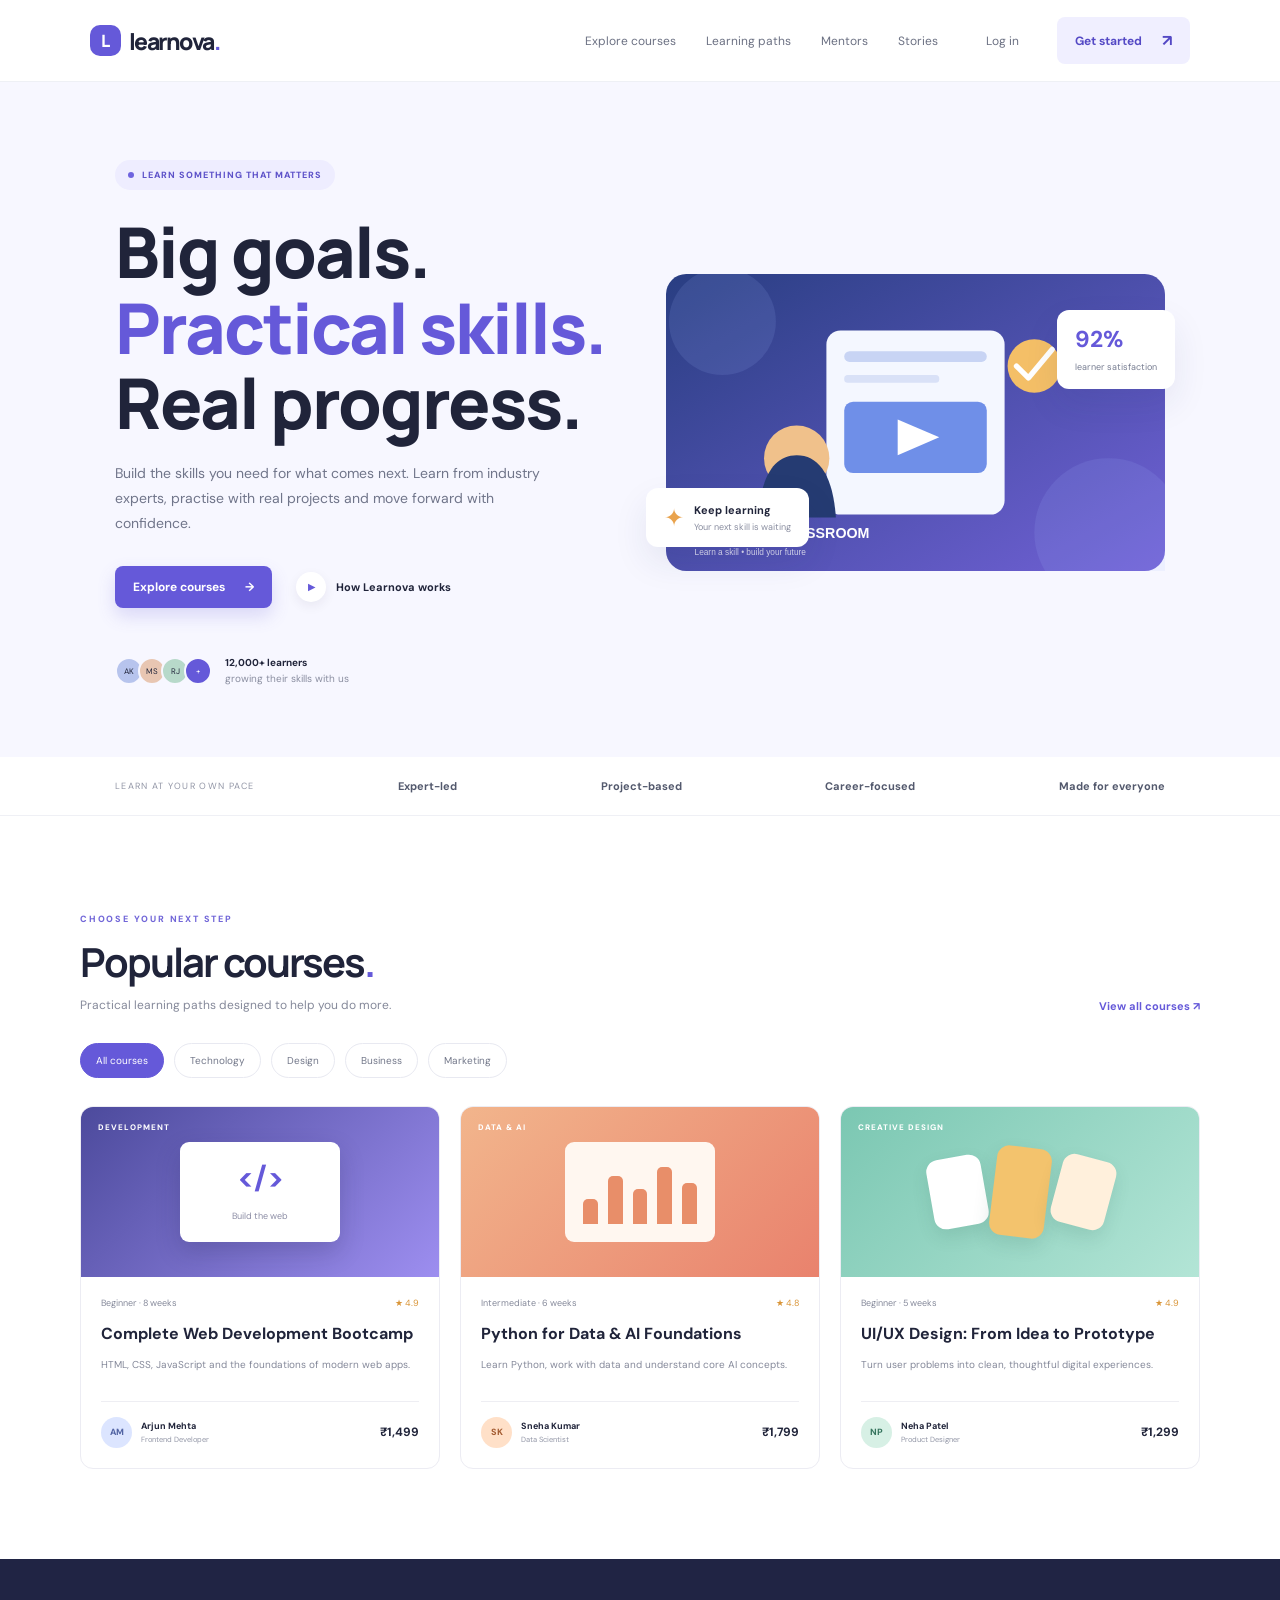
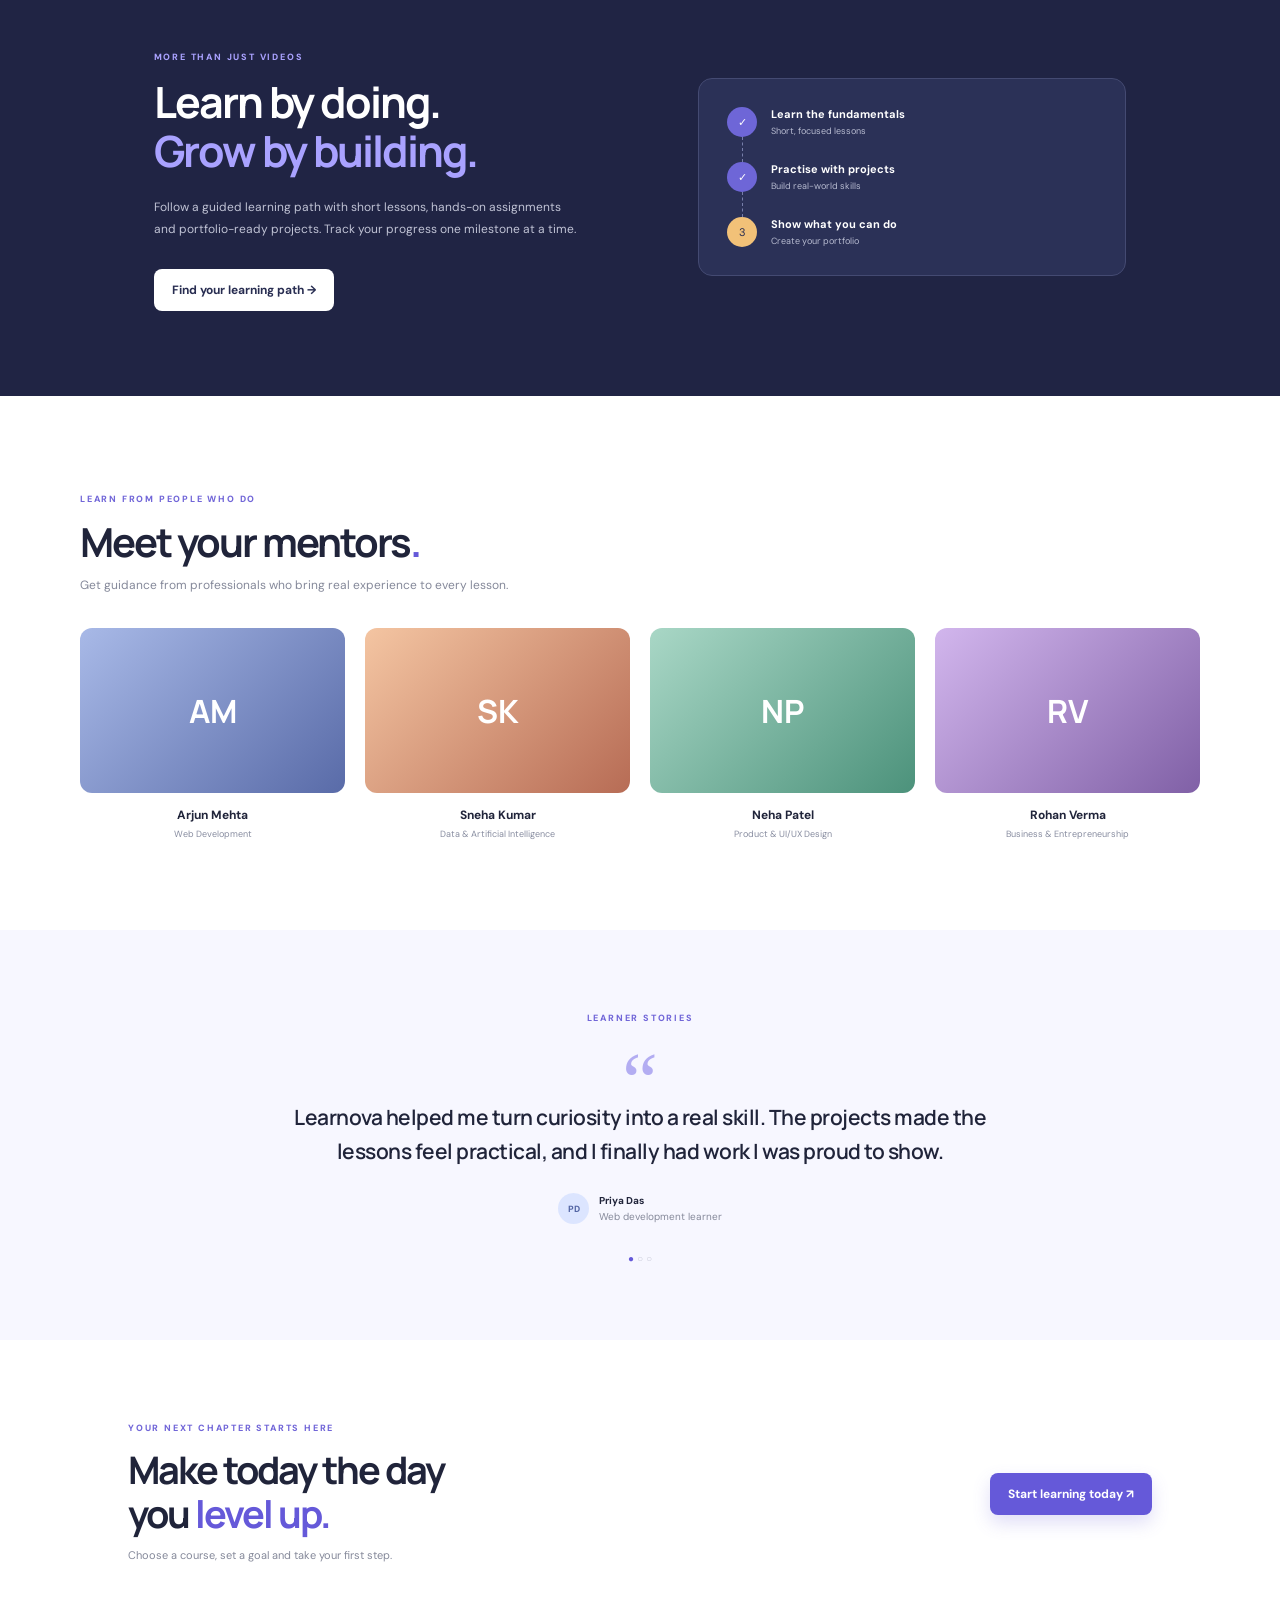
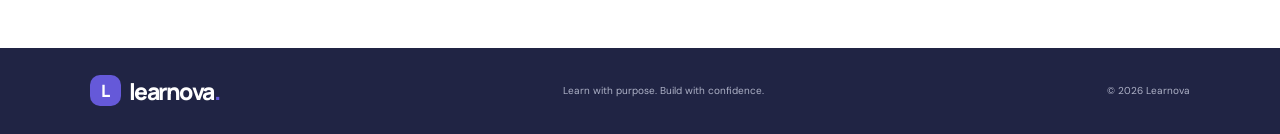
<file: learnova-online-courses/index.html>
<!DOCTYPE html>
<html lang="en">
<head>
<meta charset="UTF-8"><meta name="viewport" content="width=device-width, initial-scale=1.0">
<meta name="description" content="Learnova helps you build practical skills with expert-led online courses.">
<title>Learnova | Learn Skills That Move You Forward</title>
<link rel="preconnect" href="https://fonts.googleapis.com"><link rel="preconnect" href="https://fonts.gstatic.com" crossorigin>
<link href="https://fonts.googleapis.com/css2?family=DM+Sans:wght@400;500;600;700;800&family=Manrope:wght@400;500;600;700;800&display=swap" rel="stylesheet">
<link rel="stylesheet" href="style.css">
</head>
<body>
<header class="header"><a class="logo" href="#home"><span class="logo-icon">L</span>learnova<span class="logo-dot">.</span></a><nav><a href="#courses">Explore courses</a><a href="#paths">Learning paths</a><a href="#mentors">Mentors</a><a href="#stories">Stories</a></nav><a class="login" href="#join">Log in</a><a class="nav-cta" href="#courses">Get started <span>↗</span></a></header>
<main>
<section class="hero" id="home"><div class="hero-copy"><div class="pill"><span></span> LEARN SOMETHING THAT MATTERS</div><h1>Big goals.<br><em>Practical skills.</em><br>Real progress.</h1><p>Build the skills you need for what comes next. Learn from industry experts, practise with real projects and move forward with confidence.</p><div class="hero-buttons"><a class="btn primary" href="#courses">Explore courses <span>→</span></a><a class="play-link" href="#paths"><span class="play">▶</span> How Learnova works</a></div><div class="social-proof"><div class="avatars"><i>AK</i><i>MS</i><i>RJ</i><i>+</i></div><div><b>12,000+ learners</b><small>growing their skills with us</small></div></div></div><div class="hero-art"><img src="images/learning-hero.svg" alt="Illustration of a learner studying an online course"><div class="stat-card"><b>92%</b><span>learner satisfaction</span></div><div class="floating-card"><span>✦</span><div><b>Keep learning</b><small>Your next skill is waiting</small></div></div></div></section>
<section class="trust"><span>LEARN AT YOUR OWN PACE</span><b>Expert-led</b><b>Project-based</b><b>Career-focused</b><b>Made for everyone</b></section>
<section class="courses section" id="courses"><div class="section-top"><div><span class="kicker">CHOOSE YOUR NEXT STEP</span><h2>Popular courses<span>.</span></h2><p>Practical learning paths designed to help you do more.</p></div><a class="subtle-link" href="#join">View all courses ↗</a></div><div class="category-row"><a class="active" href="#courses">All courses</a><a href="#courses">Technology</a><a href="#courses">Design</a><a href="#courses">Business</a><a href="#courses">Marketing</a></div><div class="course-grid">
<article class="course-card"><div class="course-image purple"><span>DEVELOPMENT</span><div class="mini-window"><b>&lt;/&gt;</b><small>Build the web</small></div></div><div class="course-content"><div class="meta"><span>Beginner · 8 weeks</span><span class="rating">★ 4.9</span></div><h3>Complete Web Development Bootcamp</h3><p>HTML, CSS, JavaScript and the foundations of modern web apps.</p><div class="teacher"><span class="teacher-avatar">AM</span><span>Arjun Mehta<small>Frontend Developer</small></span><b>₹1,499</b></div></div></article>
<article class="course-card"><div class="course-image peach"><span>DATA & AI</span><div class="chart-art"><i></i><i></i><i></i><i></i><i></i></div></div><div class="course-content"><div class="meta"><span>Intermediate · 6 weeks</span><span class="rating">★ 4.8</span></div><h3>Python for Data & AI Foundations</h3><p>Learn Python, work with data and understand core AI concepts.</p><div class="teacher"><span class="teacher-avatar orange">SK</span><span>Sneha Kumar<small>Data Scientist</small></span><b>₹1,799</b></div></div></article>
<article class="course-card"><div class="course-image mint"><span>CREATIVE DESIGN</span><div class="design-art"><div></div><div></div><div></div></div></div><div class="course-content"><div class="meta"><span>Beginner · 5 weeks</span><span class="rating">★ 4.9</span></div><h3>UI/UX Design: From Idea to Prototype</h3><p>Turn user problems into clean, thoughtful digital experiences.</p><div class="teacher"><span class="teacher-avatar green">NP</span><span>Neha Patel<small>Product Designer</small></span><b>₹1,299</b></div></div></article>
</div></section>
<section class="path-section" id="paths"><div class="path-copy"><span class="kicker">MORE THAN JUST VIDEOS</span><h2>Learn by doing.<br><em>Grow by building.</em></h2><p>Follow a guided learning path with short lessons, hands-on assignments and portfolio-ready projects. Track your progress one milestone at a time.</p><a class="btn dark-btn" href="#courses">Find your learning path →</a></div><div class="path-visual"><div class="path-step done"><span>✓</span><div><b>Learn the fundamentals</b><small>Short, focused lessons</small></div></div><div class="path-line"></div><div class="path-step done"><span>✓</span><div><b>Practise with projects</b><small>Build real-world skills</small></div></div><div class="path-line"></div><div class="path-step current"><span>3</span><div><b>Show what you can do</b><small>Create your portfolio</small></div></div></div></section>
<section class="mentors section" id="mentors"><div class="section-top"><div><span class="kicker">LEARN FROM PEOPLE WHO DO</span><h2>Meet your mentors<span>.</span></h2><p>Get guidance from professionals who bring real experience to every lesson.</p></div></div><div class="mentor-grid"><article><div class="mentor-photo photo-one">AM</div><b>Arjun Mehta</b><span>Web Development</span></article><article><div class="mentor-photo photo-two">SK</div><b>Sneha Kumar</b><span>Data & Artificial Intelligence</span></article><article><div class="mentor-photo photo-three">NP</div><b>Neha Patel</b><span>Product & UI/UX Design</span></article><article><div class="mentor-photo photo-four">RV</div><b>Rohan Verma</b><span>Business & Entrepreneurship</span></article></div></section>
<section class="testimonial" id="stories"><span class="kicker">LEARNER STORIES</span><div class="quote-mark">“</div><blockquote>Learnova helped me turn curiosity into a real skill. The projects made the lessons feel practical, and I finally had work I was proud to show.</blockquote><div class="quote-person"><span class="teacher-avatar">PD</span><div><b>Priya Das</b><small>Web development learner</small></div></div><div class="quote-dots">● <span>○ ○</span></div></section>
<section class="join-section" id="join"><div><span class="kicker">YOUR NEXT CHAPTER STARTS HERE</span><h2>Make today the day<br>you <em>level up.</em></h2><p>Choose a course, set a goal and take your first step.</p></div><a class="btn primary" href="mailto:hello@learnova.example?subject=Course%20Enquiry">Start learning today ↗</a></section>
</main><footer class="footer"><a class="logo" href="#home"><span class="logo-icon">L</span>learnova<span class="logo-dot">.</span></a><span>Learn with purpose. Build with confidence.</span><span>© 2026 Learnova</span></footer>
</body></html>
</file>
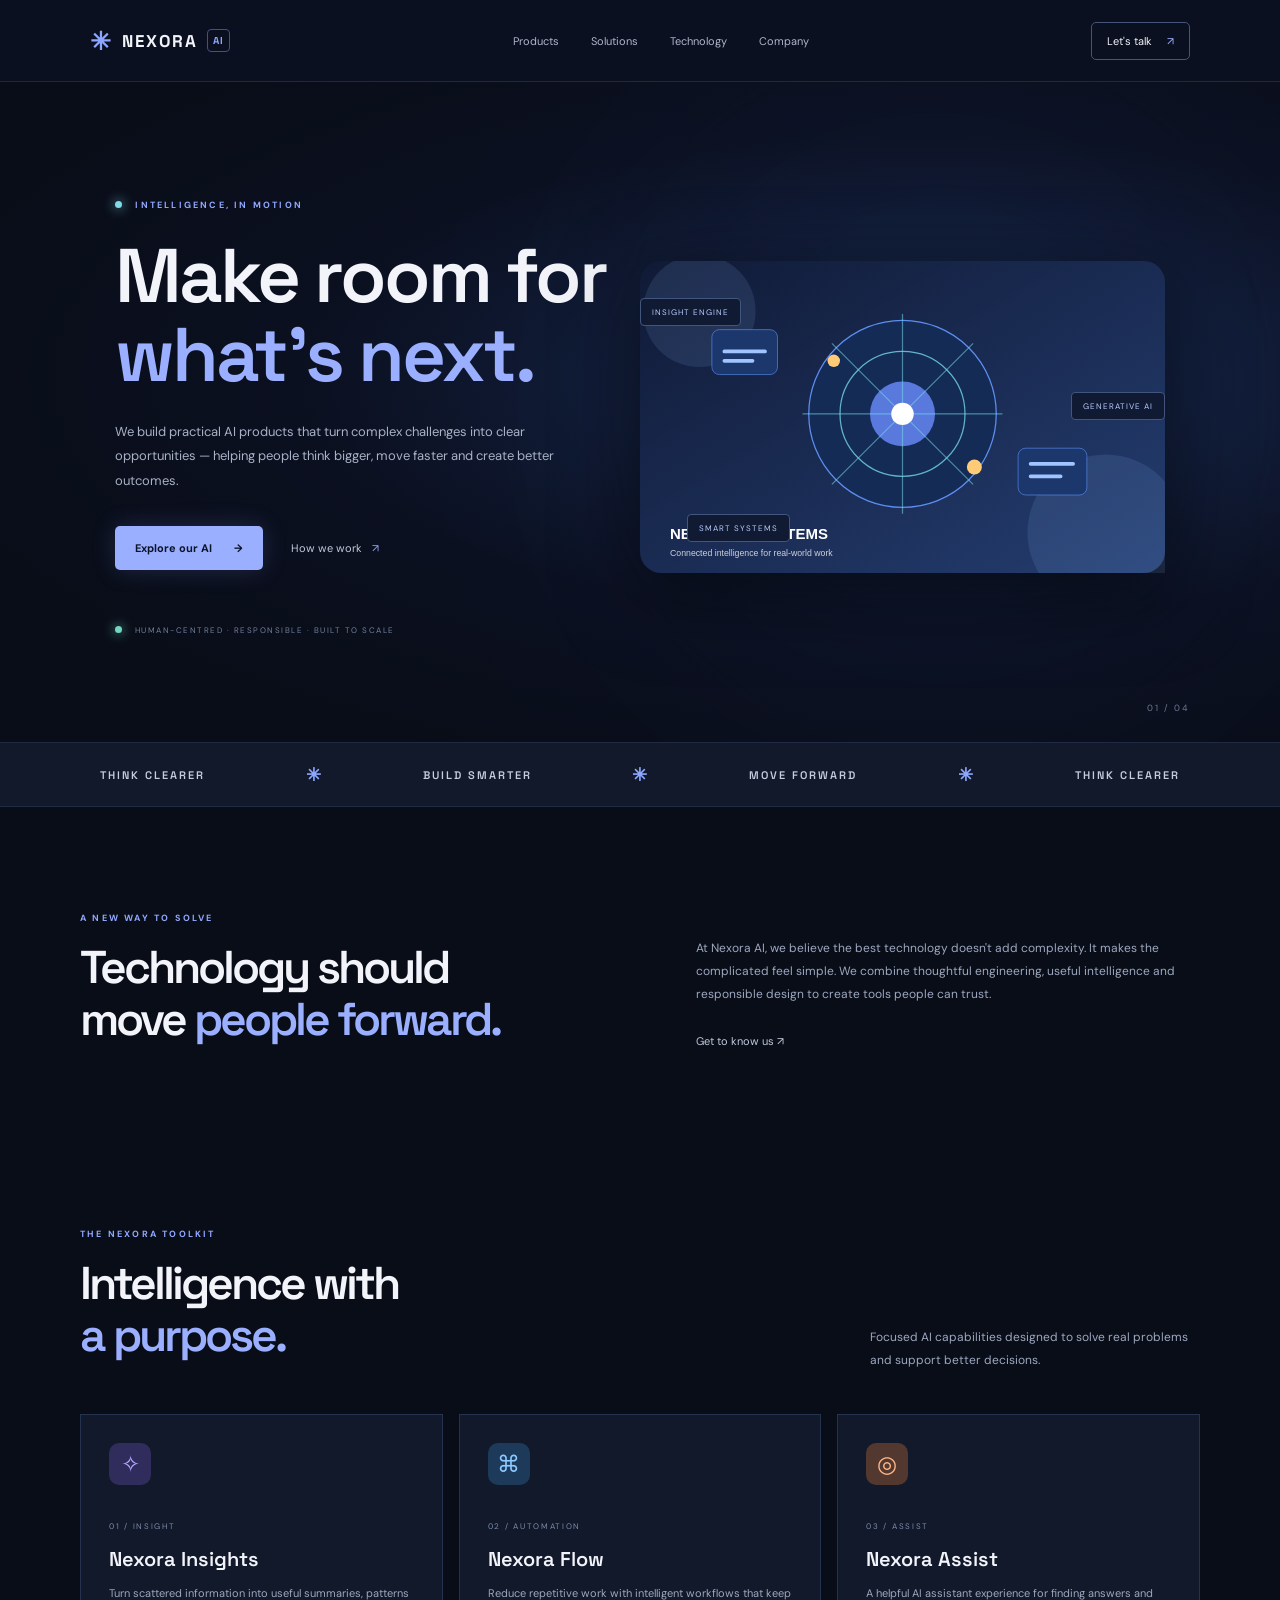
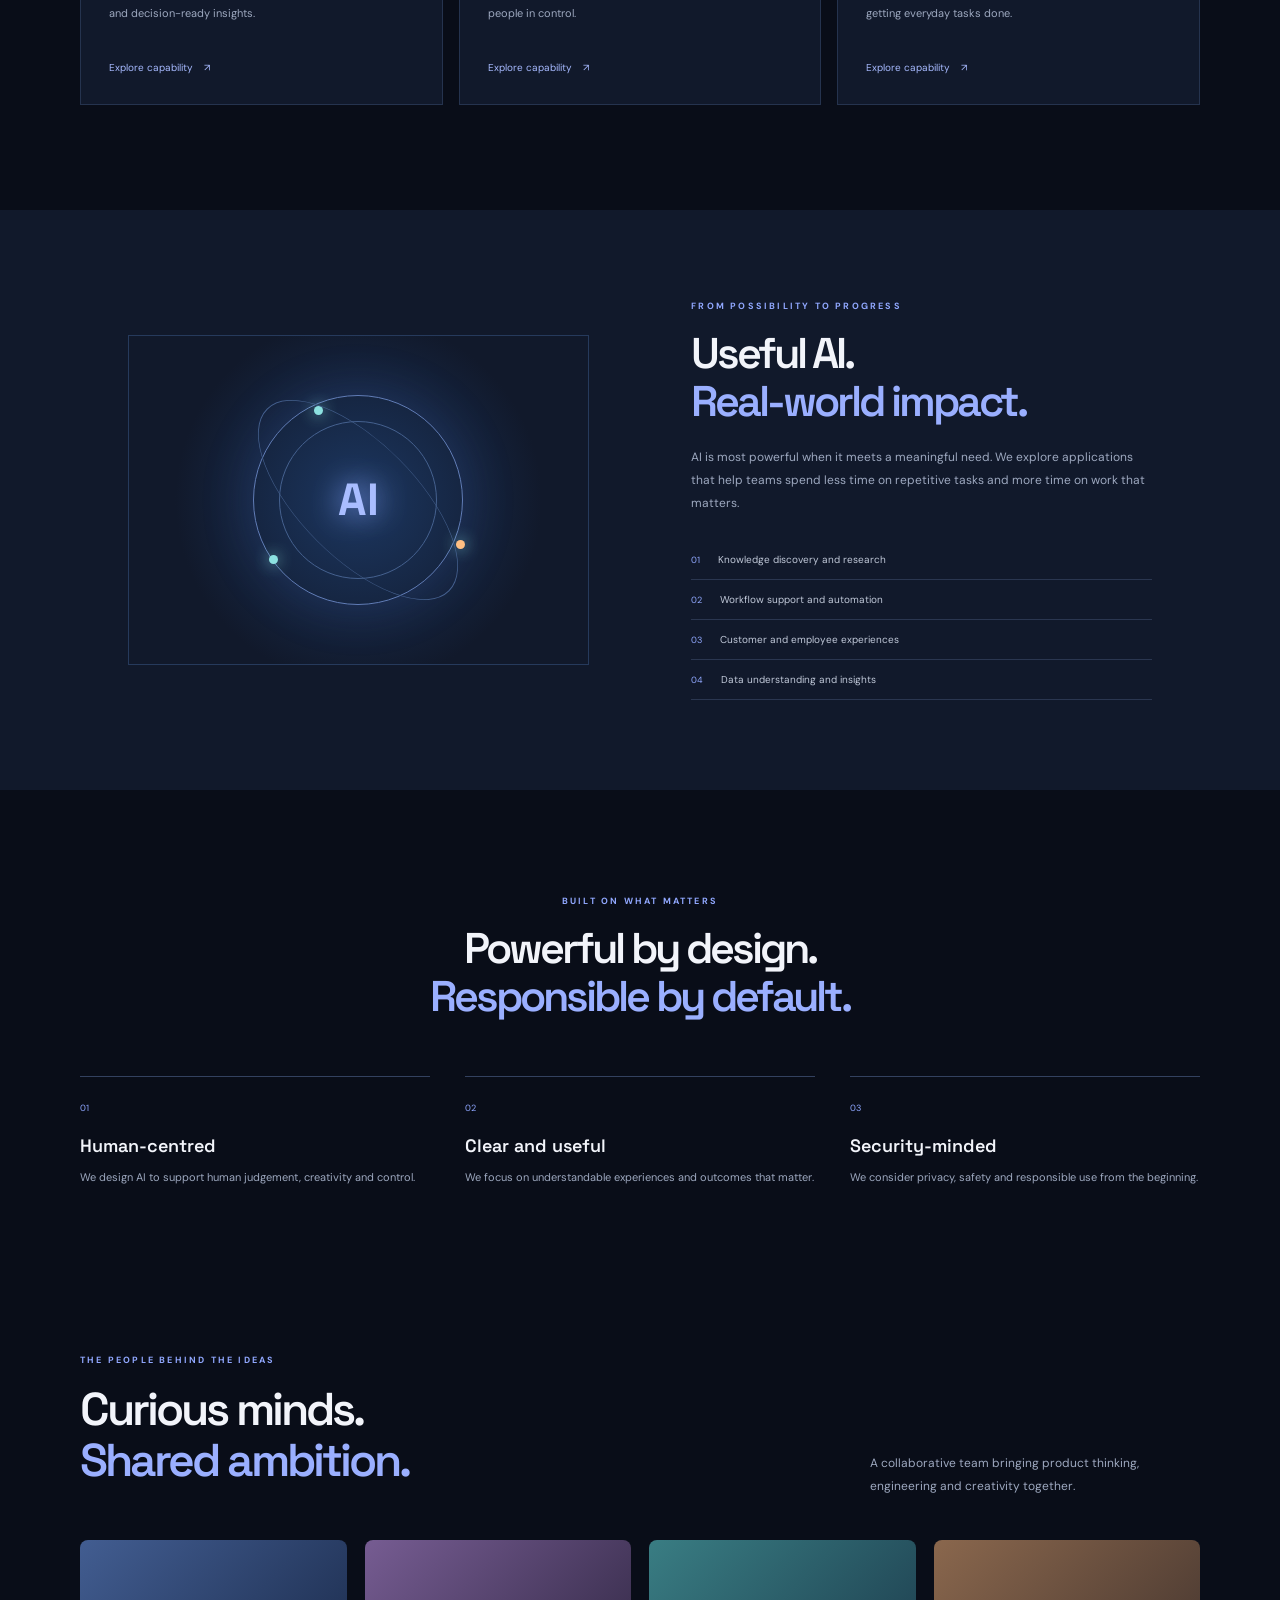
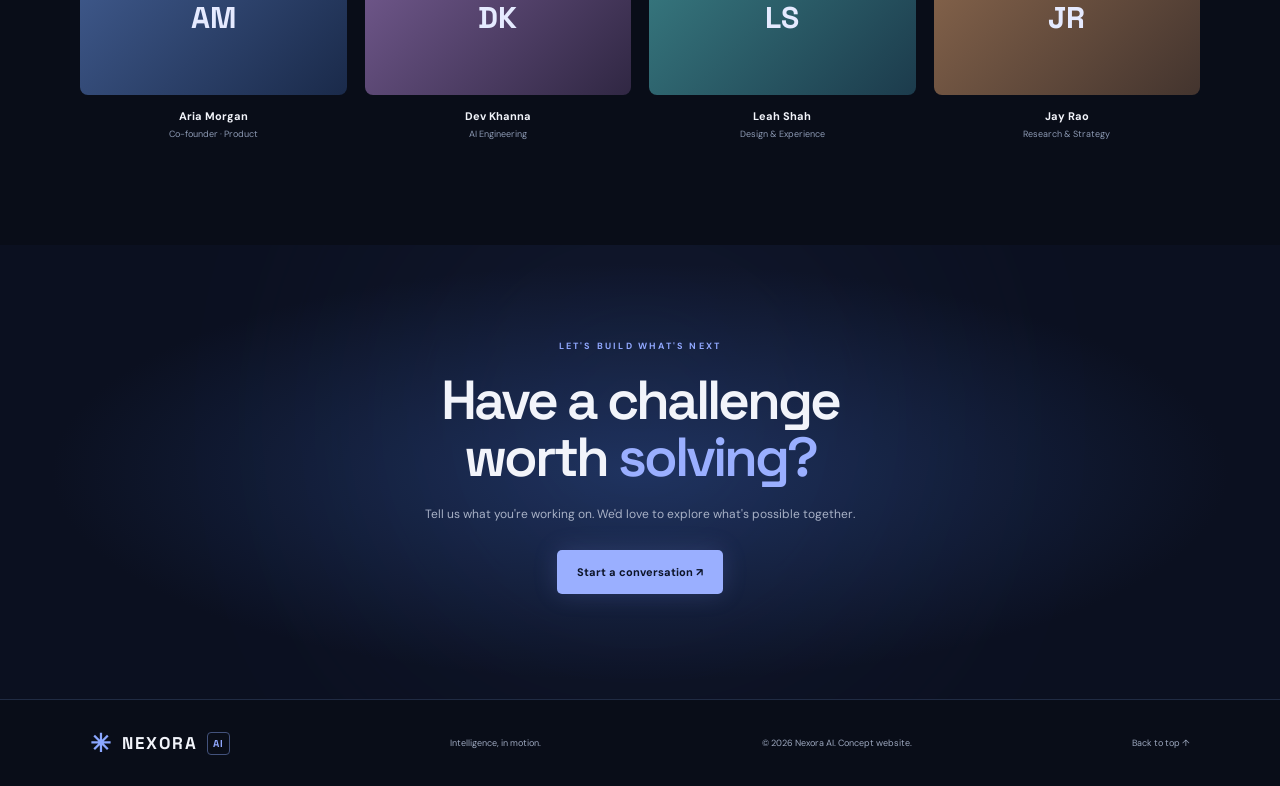
<file: nexora-ai-technology/index.html>
<!DOCTYPE html>
<html lang="en">
<head>
<meta charset="UTF-8"><meta name="viewport" content="width=device-width, initial-scale=1.0">
<meta name="description" content="Nexora AI builds intelligent tools that help people and businesses work smarter.">
<title>Nexora AI | Intelligence, in motion</title>
<link rel="preconnect" href="https://fonts.googleapis.com"><link rel="preconnect" href="https://fonts.gstatic.com" crossorigin>
<link href="https://fonts.googleapis.com/css2?family=DM+Sans:wght@400;500;600;700&family=Space+Grotesk:wght@400;500;600;700&display=swap" rel="stylesheet">
<link rel="stylesheet" href="style.css">
</head>
<body>
<header class="header"><a class="brand" href="#home"><span class="brand-symbol">✳</span>NEXORA<span class="brand-ai">AI</span></a><nav><a href="#products">Products</a><a href="#solutions">Solutions</a><a href="#technology">Technology</a><a href="#team">Company</a></nav><a class="header-btn" href="#contact">Let's talk <span>↗</span></a></header>
<main>
<section class="hero" id="home"><div class="hero-glow"></div><div class="hero-content"><div class="eyebrow"><span></span> INTELLIGENCE, IN MOTION</div><h1>Make room for<br><em>what's next.</em></h1><p>We build practical AI products that turn complex challenges into clear opportunities — helping people think bigger, move faster and create better outcomes.</p><div class="hero-actions"><a class="btn btn-bright" href="#products">Explore our AI <span>→</span></a><a class="simple-link" href="#technology">How we work <span>↗</span></a></div><div class="hero-caption"><span class="pulse"></span> HUMAN-CENTRED · RESPONSIBLE · BUILT TO SCALE</div></div><div class="hero-visual"><img src="images/ai-orbit.svg" alt="Abstract illustration representing connected artificial intelligence"><div class="orbit-label label-one">INSIGHT ENGINE</div><div class="orbit-label label-two">GENERATIVE AI</div><div class="orbit-label label-three">SMART SYSTEMS</div></div><div class="hero-index">01 / 04</div></section>
<section class="ticker"><span>THINK CLEARER</span><i>✳</i><span>BUILD SMARTER</span><i>✳</i><span>MOVE FORWARD</span><i>✳</i><span>THINK CLEARER</span></section>
<section class="intro section" id="technology"><div><div class="eyebrow">A NEW WAY TO SOLVE</div><h2>Technology should<br>move <em>people forward.</em></h2></div><div class="intro-copy"><p>At Nexora AI, we believe the best technology doesn't add complexity. It makes the complicated feel simple. We combine thoughtful engineering, useful intelligence and responsible design to create tools people can trust.</p><a class="simple-link" href="#team">Get to know us ↗</a></div></section>
<section class="products section" id="products"><div class="section-head"><div><div class="eyebrow">THE NEXORA TOOLKIT</div><h2>Intelligence with<br><em>a purpose.</em></h2></div><p>Focused AI capabilities designed to solve real problems and support better decisions.</p></div><div class="product-grid">
<article class="product-card"><div class="product-icon violet">✧</div><span class="product-number">01 / INSIGHT</span><h3>Nexora Insights</h3><p>Turn scattered information into useful summaries, patterns and decision-ready insights.</p><a href="#contact">Explore capability <span>↗</span></a></article>
<article class="product-card"><div class="product-icon blue">⌘</div><span class="product-number">02 / AUTOMATION</span><h3>Nexora Flow</h3><p>Reduce repetitive work with intelligent workflows that keep people in control.</p><a href="#contact">Explore capability <span>↗</span></a></article>
<article class="product-card"><div class="product-icon orange">◎</div><span class="product-number">03 / ASSIST</span><h3>Nexora Assist</h3><p>A helpful AI assistant experience for finding answers and getting everyday tasks done.</p><a href="#contact">Explore capability <span>↗</span></a></article>
</div></section>
<section class="solutions" id="solutions"><div class="solution-image"><div class="solution-orbit"><span>AI</span><i></i><i></i><i></i></div></div><div class="solution-copy"><div class="eyebrow">FROM POSSIBILITY TO PROGRESS</div><h2>Useful AI.<br><em>Real-world impact.</em></h2><p>AI is most powerful when it meets a meaningful need. We explore applications that help teams spend less time on repetitive tasks and more time on work that matters.</p><ul><li><span>01</span> Knowledge discovery and research</li><li><span>02</span> Workflow support and automation</li><li><span>03</span> Customer and employee experiences</li><li><span>04</span> Data understanding and insights</li></ul></div></section>
<section class="principles section"><div class="eyebrow">BUILT ON WHAT MATTERS</div><h2>Powerful by design.<br><em>Responsible by default.</em></h2><div class="principle-grid"><article><span>01</span><h3>Human-centred</h3><p>We design AI to support human judgement, creativity and control.</p></article><article><span>02</span><h3>Clear and useful</h3><p>We focus on understandable experiences and outcomes that matter.</p></article><article><span>03</span><h3>Security-minded</h3><p>We consider privacy, safety and responsible use from the beginning.</p></article></div></section>
<section class="team section" id="team"><div class="section-head"><div><div class="eyebrow">THE PEOPLE BEHIND THE IDEAS</div><h2>Curious minds.<br><em>Shared ambition.</em></h2></div><p>A collaborative team bringing product thinking, engineering and creativity together.</p></div><div class="team-grid"><article><div class="team-avatar a1">AM</div><b>Aria Morgan</b><span>Co-founder · Product</span></article><article><div class="team-avatar a2">DK</div><b>Dev Khanna</b><span>AI Engineering</span></article><article><div class="team-avatar a3">LS</div><b>Leah Shah</b><span>Design & Experience</span></article><article><div class="team-avatar a4">JR</div><b>Jay Rao</b><span>Research & Strategy</span></article></div></section>
<section class="contact" id="contact"><div class="contact-glow"></div><div class="eyebrow">LET'S BUILD WHAT'S NEXT</div><h2>Have a challenge<br>worth <em>solving?</em></h2><p>Tell us what you're working on. We'd love to explore what's possible together.</p><a class="btn btn-bright" href="mailto:hello@nexora.example?subject=Let's%20talk%20AI">Start a conversation ↗</a></section>
</main><footer class="footer"><a class="brand" href="#home"><span class="brand-symbol">✳</span>NEXORA<span class="brand-ai">AI</span></a><span>Intelligence, in motion.</span><span>© 2026 Nexora AI. Concept website.</span><a href="#home">Back to top ↑</a></footer>
</body></html>
</file>
<file: learnova-online-courses/style.css>
*{box-sizing:border-box}html{scroll-behavior:smooth}body{margin:0;font-family:'DM Sans',sans-serif;color:#20243a;background:#fff}a{text-decoration:none;color:inherit}.header{height:82px;padding:0 7%;display:flex;align-items:center;gap:38px;border-bottom:1px solid #eef0f5}.logo{font:800 23px 'Manrope',sans-serif;letter-spacing:-1.5px;display:flex;align-items:center;gap:8px}.logo-icon{display:grid;place-items:center;width:31px;height:31px;background:#6559d9;color:white;border-radius:10px;font-size:17px}.logo-dot{color:#6559d9;margin-left:-8px}.header nav{display:flex;gap:30px;margin-left:auto}.header nav a,.login{font-size:12px;color:#6c7183}.header nav a:hover{color:#6559d9}.login{margin-left:10px}.nav-cta,.btn{display:inline-flex;align-items:center;gap:20px;padding:13px 18px;border-radius:8px;font-size:12px;font-weight:700}.nav-cta{background:#f0efff;color:#5449c5}.nav-cta span{font-size:16px}.hero{background:#f7f7ff;padding:78px 9% 72px;display:grid;grid-template-columns:1fr 1fr;align-items:center;gap:5%;overflow:hidden}.hero-copy{max-width:520px}.pill{display:inline-flex;align-items:center;gap:8px;background:#eeedff;color:#5d52c9;border-radius:30px;padding:9px 13px;font-size:9px;font-weight:800;letter-spacing:1px}.pill span{width:6px;height:6px;border-radius:50%;background:#6e63df}h1,h2{font-family:'Manrope',sans-serif;letter-spacing:-2px}h1{font-size:clamp(47px,6vw,70px);line-height:1.08;margin:24px 0 20px;font-weight:800}h1 em,h2 em{color:#6559d9;font-style:normal}.hero-copy>p:not(.pill){font-size:14px;line-height:1.8;color:#70758a;max-width:440px}.hero-buttons{display:flex;align-items:center;gap:24px;margin-top:30px}.btn.primary{background:#6559d9;color:white;box-shadow:0 8px 18px #6559d933}.btn.primary:hover,.nav-cta:hover{background:#5145c2;color:#fff}.play-link{font-size:11px;font-weight:700;display:flex;align-items:center;gap:10px}.play{width:30px;height:30px;border-radius:50%;background:white;color:#6559d9;display:grid;place-items:center;font-size:9px;box-shadow:0 4px 12px #25214c12}.social-proof{display:flex;align-items:center;gap:13px;margin-top:48px}.avatars{display:flex}.avatars i{font-style:normal;width:28px;height:28px;border-radius:50%;display:grid;place-items:center;background:#e4b99e;border:2px solid #f7f7ff;font-size:8px;margin-left:-5px}.avatars i:first-child{margin-left:0;background:#b7c4ed}.avatars i:nth-child(2){background:#e8c6b2}.avatars i:nth-child(3){background:#b7d9ca}.avatars i:last-child{background:#6559d9;color:white}.social-proof b,.social-proof small{display:block;font-size:10px}.social-proof small{color:#8a8ea0;margin-top:3px}.hero-art{position:relative}.hero-art>img{width:100%;display:block}.stat-card,.floating-card{position:absolute;background:white;border-radius:12px;box-shadow:0 15px 35px #27316b16;padding:14px 18px}.stat-card{top:12%;right:-2%}.stat-card b{display:block;font-size:23px;color:#6559d9}.stat-card span{font-size:9px;color:#777d91}.floating-card{bottom:8%;left:-4%;display:flex;gap:10px;align-items:center}.floating-card>span{font-size:24px;color:#e9a34d}.floating-card b,.floating-card small{display:block}.floating-card b{font-size:11px}.floating-card small{font-size:9px;color:#8a8ea0;margin-top:4px}.trust{padding:22px 9%;display:flex;align-items:center;justify-content:space-between;border-bottom:1px solid #eff0f5;color:#9296a6;font-size:10px}.trust span{font-size:9px;letter-spacing:1.3px}.trust b{color:#53596d;font-size:11px}.section{max-width:1180px;margin:auto;padding:90px 30px}.section-top{display:flex;justify-content:space-between;align-items:end;margin-bottom:30px}.kicker{font-size:9px;letter-spacing:1.8px;font-weight:800;color:#7166d8}.section h2,.path-section h2,.join-section h2{font-size:40px;line-height:1.15;margin:12px 0}.section h2 span{color:#6559d9}.section-top p{font-size:12px;color:#85899a;margin:0}.subtle-link{font-size:11px;font-weight:700;color:#6559d9}.category-row{display:flex;gap:10px;margin:28px 0}.category-row a{padding:10px 15px;border:1px solid #e8e9f1;border-radius:30px;font-size:10px;color:#73788a}.category-row a.active,.category-row a:hover{background:#6559d9;color:white;border-color:#6559d9}.course-grid{display:grid;grid-template-columns:repeat(3,1fr);gap:20px}.course-card{border:1px solid #ececf3;border-radius:13px;overflow:hidden;transition:.2s}.course-card:hover{transform:translateY(-5px);box-shadow:0 15px 35px #24264a12}.course-image{height:170px;position:relative;display:grid;place-items:center;overflow:hidden}.course-image>span{position:absolute;left:17px;top:15px;font-size:8px;letter-spacing:1px;font-weight:800;color:#fff}.purple{background:linear-gradient(135deg,#4c4a9c,#9d8ef0)}.mini-window{width:160px;height:100px;background:#fff;border-radius:9px;display:grid;place-items:center;box-shadow:0 10px 25px #24204b35}.mini-window b{font-size:30px;color:#6559d9}.mini-window small{font-size:9px;color:#8c8da5;margin-top:-22px}.peach{background:linear-gradient(135deg,#f2b58c,#e9826d)}.chart-art{height:100px;width:150px;background:#fff7f0;border-radius:9px;display:flex;align-items:end;justify-content:center;gap:10px;padding:18px}.chart-art i{width:15px;border-radius:5px 5px 0 0;background:#e88e69;height:40%}.chart-art i:nth-child(2){height:75%}.chart-art i:nth-child(3){height:55%}.chart-art i:nth-child(4){height:90%}.chart-art i:nth-child(5){height:65%}.mint{background:linear-gradient(135deg,#7bc7b2,#b3e5d6)}.design-art{display:flex;gap:8px;align-items:center}.design-art div{width:55px;height:70px;border-radius:12px;background:#fff;transform:rotate(-10deg);box-shadow:0 8px 18px #245b4d22}.design-art div:nth-child(2){height:90px;background:#f3c36d;transform:rotate(7deg)}.design-art div:nth-child(3){background:#fff0dc;transform:rotate(15deg)}.course-content{padding:20px}.meta{display:flex;justify-content:space-between;font-size:9px;color:#85899a}.rating{color:#d99538}.course-content h3{font-size:16px;line-height:1.4;margin:14px 0 8px}.course-content>p{font-size:10px;line-height:1.7;color:#85899a;min-height:35px}.teacher{border-top:1px solid #eeeef3;padding-top:15px;display:flex;align-items:center;gap:9px}.teacher-avatar{width:31px;height:31px;border-radius:50%;display:grid;place-items:center;background:#dce5ff;color:#5365a4;font-size:9px;font-weight:800}.teacher-avatar.orange{background:#ffe0c8;color:#a45c32}.teacher-avatar.green{background:#d7f0e5;color:#35745d}.teacher>span:nth-child(2){font-size:9px;font-weight:700}.teacher small{display:block;font-weight:400;color:#9296a6;margin-top:3px}.teacher>b{margin-left:auto;font-size:12px}.path-section{background:#202444;color:white;padding:85px 12%;display:grid;grid-template-columns:1fr 1fr;gap:12%;align-items:center}.path-section .kicker{color:#aaa2ff}.path-section h2{font-size:43px}.path-section h2 em{color:#a9a2ff}.path-copy>p{font-size:12px;line-height:1.9;color:#c0c3d5;max-width:430px;margin:20px 0 28px}.dark-btn{background:white;color:#282d51}.path-visual{background:#2b3157;border:1px solid #444a72;padding:28px;border-radius:14px}.path-step{display:flex;align-items:center;gap:14px}.path-step>span{width:30px;height:30px;border-radius:50%;display:grid;place-items:center;background:#4c537e;color:white;font-size:11px}.path-step.done>span{background:#6e66d7}.path-step.current>span{background:#f2c178;color:#282d51}.path-step b,.path-step small{display:block}.path-step b{font-size:11px}.path-step small{font-size:9px;color:#b7bbd0;margin-top:4px}.path-line{height:25px;border-left:1px dashed #777eaa;margin-left:15px}.mentors{padding-top:90px;padding-bottom:90px}.mentor-grid{display:grid;grid-template-columns:repeat(4,1fr);gap:20px;margin-top:35px}.mentor-grid article{text-align:center}.mentor-photo{height:165px;border-radius:12px;display:grid;place-items:center;font:700 32px 'Manrope';color:#fff;margin-bottom:14px}.photo-one{background:linear-gradient(135deg,#a8b9e7,#596ba8)}.photo-two{background:linear-gradient(135deg,#f4c5a2,#b76c55)}.photo-three{background:linear-gradient(135deg,#a9d7c6,#4c927b)}.photo-four{background:linear-gradient(135deg,#d2b6ed,#8060a6)}.mentor-grid b,.mentor-grid span{display:block}.mentor-grid b{font-size:12px}.mentor-grid span{font-size:9px;color:#888da0;margin-top:5px}.testimonial{text-align:center;background:#f7f7ff;padding:75px 20%;}.quote-mark{font:80px Georgia;color:#b3adf2;height:65px;margin-top:10px}.testimonial blockquote{font:21px/1.6 'Manrope';font-weight:600;letter-spacing:-.5px;margin:0 auto 25px;max-width:720px}.quote-person{display:flex;align-items:center;justify-content:center;gap:10px;text-align:left}.quote-person b,.quote-person small{display:block;font-size:10px}.quote-person small{color:#85899a;margin-top:3px}.quote-dots{font-size:10px;color:#6559d9;margin-top:28px}.quote-dots span{color:#c5c7d5}.join-section{padding:75px 10%;display:flex;align-items:center;justify-content:space-between;gap:25px}.join-section .kicker{color:#7166d8}.join-section h2{font-size:38px}.join-section h2 em{color:#6559d9}.join-section p{font-size:11px;color:#85899a}.footer{background:#202444;color:#c7c9d8;padding:27px 7%;display:flex;align-items:center;justify-content:space-between}.footer .logo{color:white}.footer>span{font-size:10px;color:#aeb2c7}@media(max-width:850px){.header{padding:0 4%;gap:15px}.header nav{gap:14px}.hero{padding:65px 6%}.trust{padding:20px 5%;gap:15px}.path-section{padding:75px 7%;gap:6%}}@media(max-width:650px){.header{height:auto;min-height:72px;flex-wrap:wrap;padding:15px 6%}.header nav{order:4;width:100%;overflow:auto;padding:8px 0}.header nav a{white-space:nowrap}.login{margin-left:auto}.nav-cta{display:none}.hero{grid-template-columns:1fr;padding:60px 7% 35px}.hero-art{margin-top:25px}.trust{flex-wrap:wrap;justify-content:center}.trust span{width:100%;text-align:center}.section{padding:70px 22px}.section-top{align-items:start;flex-direction:column;gap:18px}.category-row{overflow:auto}.category-row a{white-space:nowrap}.course-grid{grid-template-columns:1fr}.path-section{grid-template-columns:1fr;padding:65px 7%;gap:35px}.mentor-grid{grid-template-columns:repeat(2,1fr)}.mentor-photo{height:135px}.testimonial{padding:65px 8%}.testimonial blockquote{font-size:17px}.join-section{padding:60px 7%;align-items:flex-start;flex-direction:column}.footer{padding:25px 7%;gap:15px;flex-wrap:wrap}.footer>span{width:100%;order:3}}
</file>
<file: nexora-ai-technology/style.css>
*{box-sizing:border-box}html{scroll-behavior:smooth}body{margin:0;background:#090d18;color:#f2f4fa;font-family:'DM Sans',sans-serif}a{color:inherit;text-decoration:none}.header{height:82px;padding:0 7%;display:flex;align-items:center;justify-content:space-between;border-bottom:1px solid #20283b;background:#0b1020}.brand{font:700 17px 'Space Grotesk';letter-spacing:2px;display:flex;align-items:center;gap:9px}.brand-symbol{font-size:25px;color:#8ba7ff}.brand-ai{font-size:10px;letter-spacing:1px;color:#91a8ff;border:1px solid #43527c;padding:4px 5px;border-radius:4px}.header nav{display:flex;gap:32px}.header nav a{font-size:11px;color:#aeb6ca}.header nav a:hover,.simple-link:hover{color:#a7baff}.header-btn{font-size:11px;border:1px solid #465477;padding:11px 15px;border-radius:5px}.header-btn span{color:#9ab0ff;margin-left:12px}.hero{min-height:660px;padding:90px 9% 80px;display:grid;grid-template-columns:1fr 1fr;align-items:center;position:relative;overflow:hidden;background:radial-gradient(ellipse at 72% 45%,#15264a 0%,#0b1020 48%,#090d18 80%)}.hero-glow{position:absolute;width:500px;height:500px;border-radius:50%;background:#314f9b;filter:blur(150px);opacity:.16;right:7%;top:10%}.hero-content{position:relative;z-index:1;max-width:540px}.eyebrow{font-size:9px;letter-spacing:2.2px;color:#91a8ff;font-weight:700}.eyebrow>span{display:inline-block;width:7px;height:7px;border-radius:50%;background:#82d9e8;margin-right:9px;box-shadow:0 0 12px #82d9e8}.hero h1,.section h2,.solution-copy h2,.contact h2{font:600 clamp(48px,6vw,76px)/1.04 'Space Grotesk';letter-spacing:-3px;margin:25px 0}.hero h1 em,.section h2 em,.solution-copy h2 em,.contact h2 em{font-style:normal;color:#9aafff}.hero-content>p{max-width:440px;color:#a8b1c6;font-size:13px;line-height:1.9}.hero-actions{display:flex;align-items:center;gap:28px;margin-top:32px}.btn{display:inline-flex;align-items:center;gap:22px;padding:15px 20px;border-radius:5px;font-size:11px;font-weight:700}.btn-bright{background:#9aafff;color:#0c1428;box-shadow:0 0 25px #839cff30}.btn-bright:hover{background:#c2ceff}.simple-link{font-size:11px;color:#c0c9dc}.simple-link span{color:#8ea6ff;margin-left:7px}.hero-caption{margin-top:55px;font-size:8px;letter-spacing:1.5px;color:#73809c}.pulse{display:inline-block;width:7px;height:7px;background:#73d6c1;border-radius:50%;margin-right:9px;box-shadow:0 0 12px #73d6c1}.hero-visual{position:relative;z-index:1}.hero-visual>img{width:100%;display:block;filter:drop-shadow(0 20px 40px #0008)}.orbit-label{position:absolute;padding:8px 11px;border:1px solid #42567d;background:#101b33;color:#b9caff;font-size:8px;letter-spacing:1px;border-radius:4px}.label-one{top:12%;left:0}.label-two{right:0;top:42%}.label-three{bottom:10%;left:9%}.hero-index{position:absolute;bottom:28px;right:7%;font-size:9px;letter-spacing:2px;color:#6d7893}.ticker{height:65px;display:flex;align-items:center;justify-content:space-evenly;background:#11192b;border-top:1px solid #202b43;border-bottom:1px solid #202b43;color:#c5cde0;font:600 11px 'Space Grotesk';letter-spacing:2px}.ticker i{font-style:normal;color:#8da7ff;font-size:18px}.section{max-width:1180px;margin:auto;padding:105px 30px}.intro{display:grid;grid-template-columns:1fr 1fr;gap:10%;align-items:center}.section h2,.solution-copy h2{font-size:46px;line-height:1.12;margin:18px 0}.intro-copy p,.section-head>p,.solution-copy>p{font-size:12px;line-height:1.9;color:#9da8bf}.intro-copy .simple-link{display:inline-block;margin-top:16px}.products{padding-top:60px}.section-head{display:flex;justify-content:space-between;align-items:end;margin-bottom:35px}.section-head>p{max-width:330px;margin-bottom:7px}.product-grid{display:grid;grid-template-columns:repeat(3,1fr);gap:16px}.product-card{background:#11192b;border:1px solid #25334e;padding:28px;min-height:275px;transition:.2s}.product-card:hover{transform:translateY(-5px);border-color:#6076b5}.product-icon{width:42px;height:42px;border-radius:10px;display:grid;place-items:center;font-size:23px;margin-bottom:28px}.violet{background:#302c5b;color:#b6a8ff}.blue{background:#1d3a5b;color:#8bc9ff}.orange{background:#52382e;color:#ffb88d}.product-number{font-size:8px;letter-spacing:1.7px;color:#7e8cab}.product-card h3{font:600 20px 'Space Grotesk';margin:12px 0}.product-card p{font-size:11px;line-height:1.8;color:#9da8bf;min-height:60px}.product-card>a{font-size:10px;color:#a7baff}.product-card>a span{margin-left:8px}.solutions{background:#11192b;padding:90px 10%;display:grid;grid-template-columns:1fr 1fr;align-items:center;gap:10%}.solution-image{min-height:330px;display:grid;place-items:center;background:radial-gradient(circle,#1c3761 0%,#11192b 65%);border:1px solid #263a5c}.solution-orbit{width:210px;height:210px;border:1px solid #617db7;border-radius:50%;display:grid;place-items:center;position:relative;box-shadow:0 0 55px #4b70c633}.solution-orbit:before,.solution-orbit:after{content:"";position:absolute;border:1px solid #45618f;border-radius:50%;inset:25px}.solution-orbit:after{inset:-25px;transform:rotate(45deg) scaleY(.45)}.solution-orbit span{font:700 45px 'Space Grotesk';color:#a9bdff;text-shadow:0 0 30px #8ca7ff}.solution-orbit i{position:absolute;width:9px;height:9px;border-radius:50%;background:#8ce1e0;box-shadow:0 0 15px #8ce1e0}.solution-orbit i:nth-child(2){top:10px;left:60px}.solution-orbit i:nth-child(3){right:-3px;bottom:55px;background:#ffbf83}.solution-orbit i:nth-child(4){left:15px;bottom:40px}.solution-copy h2{font-size:43px}.solution-copy>p{margin:20px 0}.solution-copy ul{list-style:none;padding:0;margin:25px 0 0}.solution-copy li{font-size:10px;color:#c1c9d9;padding:13px 0;border-bottom:1px solid #2a3650}.solution-copy li span{color:#91a8ff;margin-right:15px;font-size:9px}.principles{text-align:center}.principles h2{font-size:43px}.principle-grid{display:grid;grid-template-columns:repeat(3,1fr);gap:35px;margin-top:55px;text-align:left}.principle-grid article{border-top:1px solid #33415f;padding-top:18px}.principle-grid article>span{font-size:9px;color:#8ea6ff}.principle-grid h3{font:600 18px 'Space Grotesk';margin:18px 0 10px}.principle-grid p{font-size:11px;line-height:1.8;color:#9da8bf}.team{padding-top:50px}.team-grid{display:grid;grid-template-columns:repeat(4,1fr);gap:18px;margin-top:35px}.team-grid article{text-align:center}.team-avatar{height:155px;display:grid;place-items:center;border-radius:8px;font:700 30px 'Space Grotesk';margin-bottom:14px;color:#e5eaff}.a1{background:linear-gradient(135deg,#425d91,#1a2a4a)}.a2{background:linear-gradient(135deg,#765c92,#302743)}.a3{background:linear-gradient(135deg,#397d83,#1c3b4c)}.a4{background:linear-gradient(135deg,#8a674d,#43342e)}.team-grid b,.team-grid span{display:block}.team-grid b{font-size:11px}.team-grid span{font-size:9px;color:#8d9ab4;margin-top:5px}.contact{text-align:center;position:relative;overflow:hidden;padding:95px 20px 105px;background:radial-gradient(ellipse at center,#1b2e57 0%,#0b1020 65%)}.contact-glow{position:absolute;width:350px;height:350px;left:calc(50% - 175px);top:0;border-radius:50%;background:#617de0;filter:blur(150px);opacity:.18}.contact>*:not(.contact-glow){position:relative}.contact h2{font-size:55px;margin:20px 0}.contact>p{font-size:12px;color:#a8b1c6;margin-bottom:28px}.footer{border-top:1px solid #202b43;padding:27px 7%;display:flex;align-items:center;justify-content:space-between;color:#9da8bf}.footer>span,.footer>a:last-child{font-size:9px}.footer .brand{color:#f2f4fa}
@media(max-width:850px){.header{padding:0 4%}.header nav{gap:15px}.hero{padding:75px 6%}.solutions{padding:75px 7%;gap:6%}}@media(max-width:650px){.header{height:auto;min-height:72px;flex-wrap:wrap;padding:15px 6%;gap:15px}.header nav{order:3;width:100%;overflow:auto;padding:7px 0}.header nav a{white-space:nowrap}.header-btn{margin-left:auto}.hero{grid-template-columns:1fr;padding:65px 7% 55px}.hero-visual{margin-top:35px}.hero-caption{margin-top:35px}.ticker{gap:15px;overflow:hidden;white-space:nowrap;font-size:9px}.ticker span:nth-of-type(4){display:none}.section{padding:75px 22px}.intro{grid-template-columns:1fr;gap:10px}.section-head{align-items:start;flex-direction:column;gap:10px}.product-grid{grid-template-columns:1fr}.solutions{grid-template-columns:1fr;padding:65px 7%;gap:40px}.solution-image{min-height:270px}.principles h2,.section h2{font-size:36px}.principle-grid{grid-template-columns:1fr;gap:20px;margin-top:35px}.team-grid{grid-template-columns:repeat(2,1fr)}.team-avatar{height:130px}.contact h2{font-size:43px}.footer{padding:25px 6%;gap:15px;flex-wrap:wrap}.footer>span{width:100%;order:3}}
</file>
